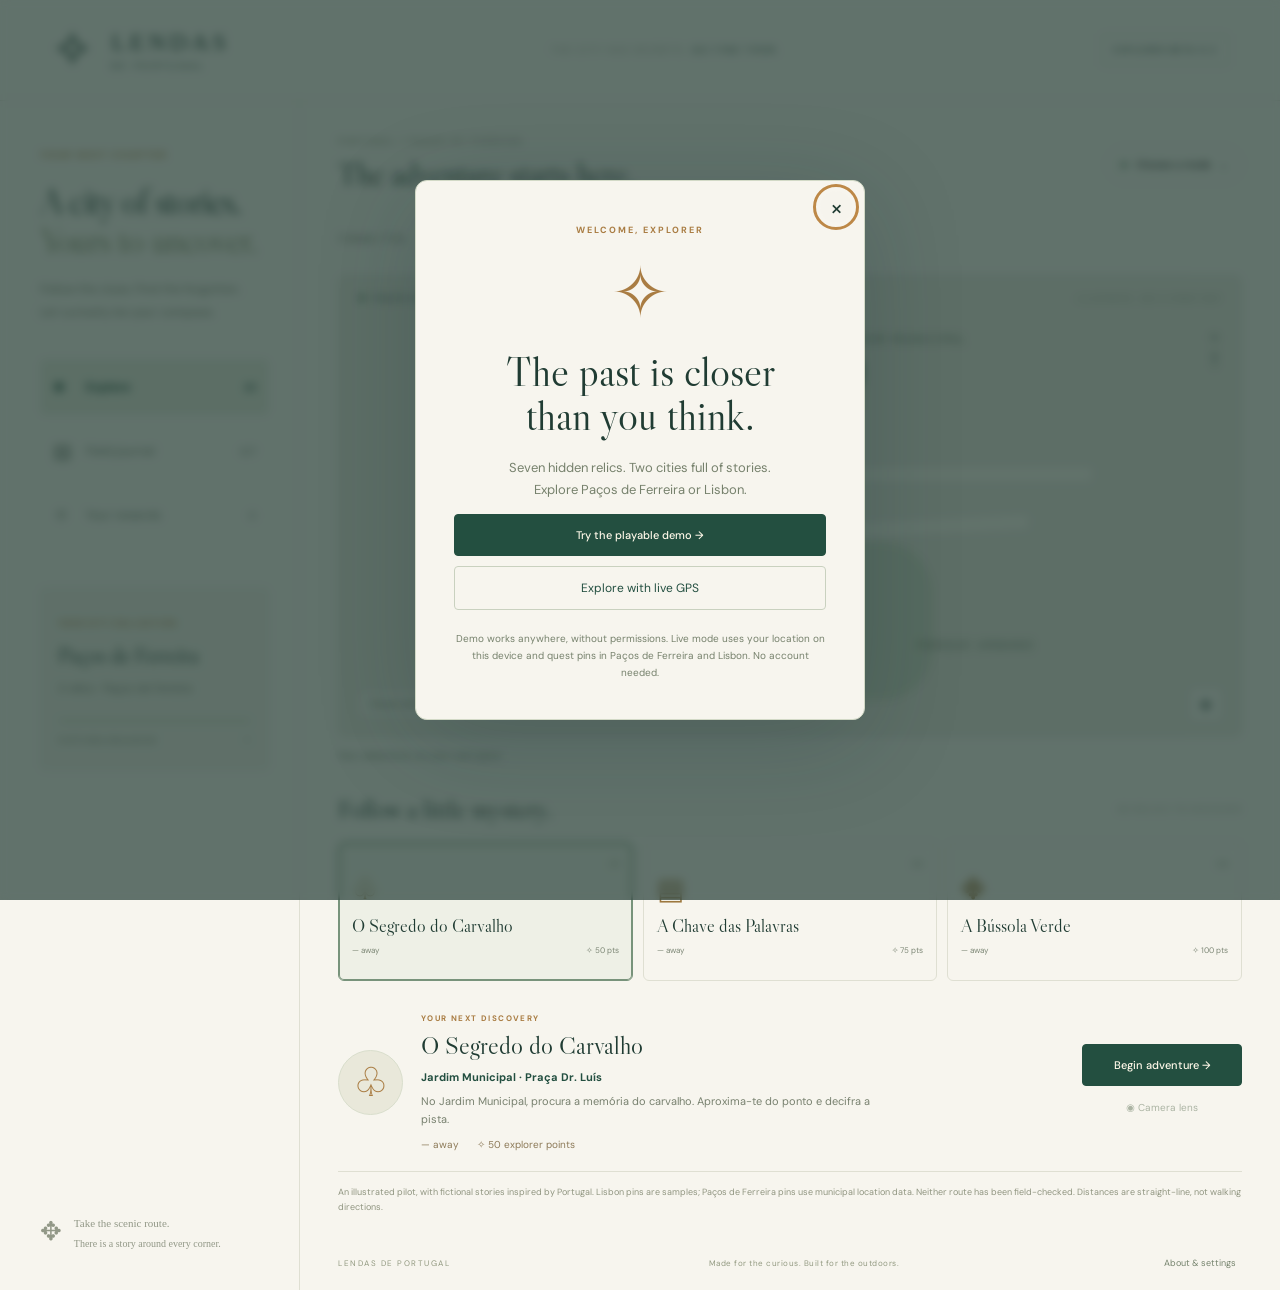
<file: index.html>
<!doctype html>
<html lang="en"><head><meta charset="utf-8"><meta name="viewport" content="width=device-width,initial-scale=1,viewport-fit=cover"><meta name="theme-color" content="#183f36"><meta name="description" content="A playable treasure hunt in Lisbon and Paços de Ferreira. Lendas de Portugal beta."><title>Lendas de Portugal · Explorer beta</title><link rel="stylesheet" href="styles.css"><script defer src="vendor/capacitor.js"></script><script defer src="quests.js"></script><script defer src="core.js"></script><script defer src="app.js"></script></head>
<body>
<header><a class="brand" href="#" aria-label="Lendas de Portugal home"><span class="brand-mark">✧</span><span>LENDAS<span class="brand-sub">DE PORTUGAL</span></span></a><div class="edition">THE CITY HAS SECRETS. <span>GO FIND THEM.</span></div><span class="beta">EXPLORER BETA 0.3</span></header>
<div class="shell">
<aside><div class="eyebrow">YOUR NEXT CHAPTER</div><h1>A city of stories.<br><em>Yours to uncover.</em></h1><p class="intro">Follow the clues. Find the forgotten.<br>Let curiosity be your compass.</p>
<nav aria-label="Game sections"><button class="nav active" data-view="explore"><span>⌖</span> Explore <small>01</small></button><button class="nav" data-view="journal"><span>▤</span> Field journal <small id="journal-count">0/7</small></button><button class="nav" data-view="rewards"><span>✧</span> Your rewards <small id="nav-points">0</small></button></nav>
<div class="expedition"><span class="eyebrow">YOUR CITY COLLECTION</span><h3 id="collection-title">Paços de Ferreira</h3><p id="collection-desc">3 relics · Paços de Ferreira</p><div class="progress-track"><div id="progress"></div></div><div class="progress-copy"><span id="progress-label">0 of 3 relics discovered</span><span>✧</span></div></div>
<div class="side-foot"><span class="tiny-compass">✥</span><p>Take the scenic route.<br><strong>There is a story around every corner.</strong></p></div></aside>
<main>
<div class="main-heading"><div><div class="eyebrow" id="region-heading">PORTUGAL / PAÇOS DE FERREIRA</div><h2 id="view-title">The adventure starts here.</h2></div><button id="mode-button" class="mode"><span class="status-dot"></span><span id="mode-label">Choose a mode</span> <span>⌄</span></button></div>
<div class="region-picker"><label for="region-select">Cidade / City</label><select id="region-select"><option value="pacos">Paços de Ferreira · 3 pontos</option><option value="lisbon">Lisboa · 4 pontos</option></select></div>
<section id="explore" class="view">
<div class="map" id="map"><div class="map-caption"><span class="live-dot"></span> <span id="map-region">PAÇOS DE FERREIRA · PILOT ROUTE</span> <span class="map-label">ILLUSTRATED · NOT A STREET MAP</span></div>
<svg id="map-svg" viewBox="0 0 1000 580" role="img" aria-label="Illustrated Lisbon quest map, north up. Use quest buttons below to select a destination.">
<defs><pattern id="grid" width="32" height="32" patternUnits="userSpaceOnUse"><path d="M32 0H0V32" fill="none" stroke="#183f36" stroke-opacity=".035"/></pattern><pattern id="water" width="28" height="16" patternUnits="userSpaceOnUse"><path d="M0 8q7-5 14 0t14 0" fill="none" stroke="#568e83" stroke-opacity=".14"/></pattern><filter id="shadow"><feDropShadow dx="0" dy="4" stdDeviation="5" flood-opacity=".13"/></filter></defs>
<rect width="1000" height="580" fill="#eae9df"/><rect width="1000" height="580" fill="url(#grid)"/>
<g id="lisbon-art"><path d="M620 580L1000 250V580Z" fill="#b9d3cc"/><path d="M620 580L1000 250V580Z" fill="url(#water)"/>
<g fill="#d7dfcc" stroke="#cdd8c2" stroke-width="2"><path d="M135 100l100-40 67 100-67 52-83-29Z"/><path d="M630 105l120-28 35 81-104 40Z"/><path d="M155 380l125-30 19 66-118 65Z"/></g>
<g fill="#dddcd1" stroke="#d0d0c3" stroke-width="1.3"><path d="M325 73l73 4-9 85-67-14Z"/><path d="M421 79l102 10-16 64-80 12Z"/><path d="M330 204l87-16 31 78-108 21Z"/><path d="M469 196l69-18 48 68-103 26Z"/><path d="M361 325l85-23 28 76-92 28Z"/><path d="M505 304l82-29 57 72-114 47Z"/><path d="M586 415l86-39 40 47-93 66Z"/><path d="M707 247l83-30 57 51-95 51Z"/><path d="M760 175l88-28 44 64-65 22Z"/><path d="M308 451l74-27 45 63-108 24Z"/></g>
<g fill="none" stroke="#faf8ee" stroke-width="16" stroke-linecap="round"><path d="M90 310Q340 111 906 128"/><path d="M234 35q78 177 87 265t173 264"/><path d="M400 20q-6 155 83 253t189 151"/><path d="M615 25q-119 188 87 346"/><path d="M160 480q222-147 426-182t326-98"/><path d="M100 383q319-135 623-175"/></g>
<g font-family="system-ui,sans-serif" font-size="12" letter-spacing="3" fill="#8b9585"><text x="147" y="255">MOURARIA</text><text x="562" y="118">CASTELO</text><text x="730" y="350">ALFAMA</text><text x="359" y="455">BAIXA</text><text x="760" y="485" transform="rotate(-35 760 485)" fill="#5a8d82">RIO TEJO</text></g>
</g><g id="pacos-art" style="display:none"><rect x="335" y="95" width="255" height="95" rx="30" fill="#d7dfcc"/><rect x="380" y="335" width="300" height="200" rx="65" fill="#d7dfcc"/><g fill="none" stroke="#faf8ee" stroke-width="16"><path d="M100 250H880M180 340L800 310M490 40L470 540"/></g><g fill="#73846b" font-family="system-ui" font-size="14" letter-spacing="2"><text x="220" y="80">BIBLIOTECA MUNICIPAL</text><text x="560" y="85">JARDIM MUNICIPAL</text><text x="660" y="470">PARQUE URBANO</text></g></g>
<path id="quest-path" fill="none" stroke="#ae814b" stroke-width="2" stroke-dasharray="5 7"/>
<g id="markers"></g><g id="player"><circle r="24" fill="#2f6d5b" opacity=".10"/><circle r="14" fill="#fff"/><circle r="9" fill="#215a49"/><path d="M0-29l-5 10h10Z" fill="#215a49"/></g>
</svg>
<div class="north">N<span>↑</span></div><div class="map-bottom"><span id="map-help">Choose demo or live GPS to begin</span><button id="center-btn" class="icon-btn" title="Locate explorer" aria-label="Locate explorer">⌖</button></div>
</div>
<div class="status-bar"><span id="gps-status" role="status" aria-live="polite">Your adventure, at your own pace.</span><button id="retry-gps" hidden>Retry GPS</button><button id="compass-button" hidden>Enable compass</button></div>
<div class="quest-heading"><h3>Follow a little mystery.</h3><span id="quest-count">03 RELICS TO DISCOVER</span></div><div id="quest-list" class="quest-list"></div>
<div id="active-quest" class="active-quest"><div class="quest-symbol" id="active-symbol">✧</div><div class="quest-detail"><div class="eyebrow" id="quest-kicker">YOUR FIRST DISCOVERY</div><h3 id="quest-name"></h3><p id="quest-place" class="quest-place"></p><p id="quest-desc"></p><div class="quest-meta"><span id="distance">— m away</span><span id="quest-reward"></span></div></div><div class="quest-actions"><button id="discover" class="primary">Find this relic →</button><button id="camera-button" class="text-btn">◉ Camera lens</button><button id="walk-button" class="text-btn" hidden>Walk toward relic →</button></div></div>
<p class="route-note">An illustrated pilot, with fictional stories inspired by Portugal. Lisbon pins are samples; Paços de Ferreira pins use municipal location data. Neither route has been field-checked. Distances are straight-line, not walking directions.</p>
</section>
<section id="journal" class="view" hidden><div class="section-intro"><span class="eyebrow">COLLECT MOMENTS, NOT THINGS</span><h2>Your story, so far.</h2><p>Every relic has a story. The ones you discover will be kept here, on this device.</p></div><div id="journal-list" class="journal-list"></div></section>
<section id="rewards" class="view" hidden><div class="reward-hero"><span class="eyebrow">A LITTLE CURIOSITY GOES A LONG WAY</span><div class="reward-star">✧</div><h2><span id="reward-total">0</span> explorer points</h2><p>Earned one discovery at a time.</p><span class="pill">BETA POINTS · NO CASH VALUE</span></div><div class="reward-info"><h3>Explore first. Rewards will follow.</h3><p>Complete a city’s relics to earn its explorer badge. Partner discounts and real-world redemption are not available in this beta.</p><div id="badge" class="badge"></div></div></section>
<footer><span>LENDAS DE PORTUGAL</span><span>Made for the curious. Built for the outdoors.</span><button id="settings-button">About & settings</button></footer>
</main></div>
<dialog id="welcome"><button class="close" aria-label="Close dialog">×</button><span class="eyebrow">WELCOME, EXPLORER</span><div class="welcome-art">✧</div><h2>The past is closer<br>than you think.</h2><p>Seven hidden relics. Two cities full of stories.<br>Explore Paços de Ferreira or Lisbon.</p><button id="start-demo" class="primary wide">Try the playable demo →</button><button id="start-live" class="secondary wide">Explore with live GPS</button><p class="fine">Demo works anywhere, without permissions. Live mode uses your location on this device and quest pins in Paços de Ferreira and Lisbon. No account needed.</p></dialog>
<dialog id="puzzle"><button class="close" aria-label="Close puzzle">×</button><span class="eyebrow">A SECRET WAITING TO BE UNLOCKED</span><div id="puzzle-icon" class="welcome-art"></div><h2 id="puzzle-title"></h2><p id="puzzle-question"></p><div id="answers"></div><p id="puzzle-feedback" role="status"></p></dialog>
<dialog id="settings"><button class="close" aria-label="Close settings">×</button><span class="eyebrow">EXPLORER NOTES</span><h2>A small beta.<br>A bigger adventure.</h2><p>Four original Lisbon quests and three new Paços de Ferreira quests, with puzzles and saved progress. Demo and live collections are kept separate.</p><p>Camera lens is a screen overlay, not world-anchored AR. Location stays on your device. There is no crypto, account system, or real reward redemption.</p><button id="change-mode" class="secondary wide">Change exploration mode</button><button id="reset-progress" class="text-btn wide">Reset this mode’s progress</button><p id="storage-status" class="fine"></p><p class="fine">When exploring, stop somewhere safe before using the camera. Only enter public, accessible spaces.</p></dialog>
<dialog id="camera"><video id="camera-video" autoplay muted playsinline></video><button class="close" aria-label="Close camera">×</button><div class="camera-caption">CAMERA LENS <span>SCREEN OVERLAY · BETA</span></div><div class="camera-relic" id="camera-relic">✧</div><div class="camera-bottom"><h2 id="camera-title"></h2><p id="camera-status" role="status"></p><button id="camera-discover" class="primary">Solve the clue →</button></div></dialog>
<div id="toast" role="status" aria-live="polite"></div>
</body></html>
</file>
<file: styles.css>
@import url('https://fonts.googleapis.com/css2?family=DM+Sans:wght@400;500;600;700&family=Libre+Caslon+Display&display=swap');
:root{--paper:#f7f5ee;--ink:#203c33;--muted:#7b8174;--line:#dfdfd2;--green:#234f40;--gold:#a97c42}*{box-sizing:border-box}body{margin:0;background:var(--paper);color:var(--ink);font:14px 'DM Sans',system-ui,sans-serif}button,a{-webkit-tap-highlight-color:transparent}button{font:inherit;cursor:pointer}button:disabled{cursor:default;opacity:.5}button:focus-visible,a:focus-visible{outline:3px solid #bd8847;outline-offset:4px}button{transition:background .2s,transform .2s}button:hover:not(:disabled){filter:brightness(.94)}[hidden]{display:none!important}header{height:101px;padding:0 4%;border-bottom:1px solid var(--line);display:flex;align-items:center;justify-content:space-between;gap:20px}.brand{text-decoration:none;color:var(--ink);display:flex;align-items:center;gap:13px;font-family:Georgia,serif;letter-spacing:4px;font-size:24px}.brand-mark{font-size:51px;font-weight:400;line-height:1}.brand-sub{display:block;font:9px 'DM Sans',sans-serif;letter-spacing:3.3px;margin-top:4px}.edition{font-size:9px;letter-spacing:2px;color:#929587}.edition span{color:var(--ink)}.beta{border:1px solid #d5dacb;padding:9px 11px;border-radius:3px;font-size:9px;letter-spacing:1.5px}.shell{max-width:1600px;margin:auto;display:grid;grid-template-columns:300px minmax(0,1fr)}aside{padding:48px 30px 25px 40px;border-right:1px solid var(--line);display:flex;flex-direction:column;min-height:calc(100vh - 101px)}.eyebrow{font-size:9px;letter-spacing:2px;font-weight:700;color:var(--gold)}h1,h2,h3,p{margin-top:0}h1{font:36px/1.09 'Libre Caslon Display',Georgia,serif;margin:21px 0 18px;letter-spacing:-.8px}h1 em{font-style:normal;color:#8a936f}p{line-height:1.7}.intro{font-size:12px;color:var(--muted);line-height:1.9;margin-bottom:35px}nav{display:grid;gap:8px}.nav{display:flex;align-items:center;gap:13px;background:transparent;border:0;text-align:left;color:#6f7b6e;padding:15px 13px;border-radius:5px;font-size:12px}.nav>span{font-size:20px;width:20px}.nav small{margin-left:auto;font-size:10px}.nav.active{background:#e6eadc;color:var(--green);font-weight:700}.expedition{margin-top:45px;padding:23px 17px;background:#efeee5;border:1px solid #e2e2d5;border-radius:5px}.expedition .eyebrow{font-size:8px;letter-spacing:1.2px}.expedition h3{font:22px/1.2 'Libre Caslon Display',Georgia,serif;margin:13px 0 10px}.expedition p{font-size:11px;color:var(--muted)}.progress-track{height:4px;background:#d8ddcc;margin:21px 0 11px;border-radius:5px;overflow:hidden}.progress-track>div{height:100%;width:0;background:var(--green);transition:width .4s}.progress-copy{display:flex;justify-content:space-between;font-size:9px;color:var(--muted)}.side-foot{margin-top:auto;padding-top:45px;color:#929887;display:flex;gap:12px}.tiny-compass{font-size:26px}.side-foot p{font:11px/1.8 Georgia,serif}.side-foot strong{font-weight:normal;font-size:10px}main{padding:35px 38px 0;min-width:0}.main-heading{display:flex;justify-content:space-between;align-items:center;gap:20px;margin-bottom:25px}.main-heading .eyebrow{color:#939780;font-size:8px}.main-heading h2{font:31px 'Libre Caslon Display',Georgia,serif;margin:9px 0 0}.mode{border:1px solid var(--line);border-radius:30px;padding:10px 13px;background:transparent;display:flex;align-items:center;gap:9px;font-size:10px;white-space:nowrap}.status-dot,.live-dot{width:6px;height:6px;background:#618265;border-radius:50%;display:inline-block}.map{position:relative;overflow:hidden;border-radius:8px;border:1px solid #d8ddce;background:#eae9df;isolation:isolate}.map svg{display:block;width:100%;height:auto;min-height:270px;max-height:460px}.map-caption{position:absolute;top:17px;left:20px;right:20px;display:flex;align-items:center;gap:8px;font-size:8px;letter-spacing:1.5px;z-index:1}.map-label{margin-left:auto;color:#83907d;font-size:7px;letter-spacing:1px}.north{position:absolute;right:20px;top:55px;font-size:10px;text-align:center;color:#5c7160}.north span{display:block;font-size:26px;font-family:serif}.map-bottom{position:absolute;bottom:15px;left:18px;right:18px;display:flex;align-items:center;justify-content:space-between}.map-bottom>span{font-size:9px;padding:7px 11px;border:1px solid #d8ddcd;background:#f7f5eedb;border-radius:4px;color:#64745f}.icon-btn{background:var(--paper);border:1px solid #d6dbcb;border-radius:5px;width:34px;height:34px;color:var(--ink);font-size:24px}.status-bar{display:flex;gap:10px;align-items:center;min-height:37px;font-size:10px;color:#6a7c67;line-height:1.4}.status-bar button{border:0;text-decoration:underline;background:none;font-size:10px;color:var(--ink)}.quest-heading{display:flex;justify-content:space-between;align-items:center;margin:19px 0 17px}.quest-heading h3{font:26px 'Libre Caslon Display',Georgia,serif;margin:0}.quest-heading>span{font-size:8px;letter-spacing:1.5px;color:#919681}.quest-list{display:grid;grid-template-columns:repeat(4,1fr);gap:10px}.quest-card{position:relative;text-align:left;border:1px solid var(--line);background:transparent;border-radius:6px;padding:17px 13px 13px;min-height:139px;color:var(--ink)}.quest-card.selected{border-color:#78937b;background:#eef0e6;box-shadow:inset 0 0 0 1px #78937b}.quest-card .number{position:absolute;right:13px;top:15px;font-size:9px;color:#8a977d}.relic-icon{font:29px Georgia,serif;color:#9d783e;display:block;margin-bottom:11px}.quest-card h4{font:18px/1.1 'Libre Caslon Display',Georgia,serif;margin:0 0 8px}.quest-card .card-bottom{font-size:8px;color:#7d8776;display:flex;justify-content:space-between;gap:3px}.active-quest{display:flex;align-items:center;gap:18px;padding:24px 0 20px;margin-top:8px;border-bottom:1px solid var(--line)}.quest-symbol{font:40px Georgia,serif;background:#e9e8da;color:var(--gold);height:65px;width:65px;flex-shrink:0;border:1px solid #d9decc;border-radius:50%;display:grid;place-items:center}.quest-detail{flex:1}.quest-detail .eyebrow{font-size:8px;letter-spacing:1.4px}.quest-detail h3{font:25px 'Libre Caslon Display',Georgia,serif;margin:7px 0}.quest-detail p{font-size:11px;color:#78816f;margin:0 0 9px;max-width:450px}.quest-meta{display:flex;gap:18px;font-size:10px;color:#8c7957}.quest-actions{display:grid;gap:8px;min-width:160px}.primary{background:var(--green);color:#fff9e9;border:1px solid var(--green);border-radius:4px;padding:13px 18px;font-size:11px;font-weight:500}.secondary{border:1px solid #c9d1bf;background:transparent;color:var(--green);padding:13px 18px;border-radius:4px;font-size:12px}.text-btn{border:0;background:none;color:#61745a;padding:7px;font-size:10px}.route-note{font-size:9px;color:#909580;margin:13px 0 20px;line-height:1.7}footer{display:flex;gap:15px;justify-content:space-between;align-items:center;padding:20px 0;color:#929980;font-size:8px;letter-spacing:.5px}footer button{border:0;background:none;color:#75836d;font-size:9px}footer>span:first-child{letter-spacing:1.5px}.section-intro{padding:40px 0 25px}.section-intro h2{font:48px 'Libre Caslon Display',Georgia,serif;margin:15px 0}.section-intro p{color:var(--muted);max-width:480px}.journal-list{display:grid;grid-template-columns:1fr 1fr;gap:16px}.journal-card{border:1px solid var(--line);border-radius:7px;padding:26px;min-height:235px}.journal-card h3{font:27px 'Libre Caslon Display',Georgia,serif;margin:12px 0}.journal-card p{font-size:12px;color:var(--muted)}.journal-card.locked{background:#eeeee4}.journal-card .text-btn{padding-left:0}.reward-hero{text-align:center;padding:55px 0 45px;background:#eeeee3;border-radius:8px;margin-top:28px}.reward-star{font:100px Georgia,serif;color:var(--gold);margin:12px}.reward-hero h2{font:42px 'Libre Caslon Display',Georgia,serif}.reward-hero p{color:var(--muted)}.pill{font-size:9px;border:1px solid #d0d8c5;padding:8px 12px;border-radius:20px;letter-spacing:1px}.reward-info{max-width:540px;margin:35px auto}.reward-info h3{font:29px 'Libre Caslon Display',Georgia,serif}.reward-info p{color:var(--muted);font-size:13px}.badge{padding:20px;border:1px solid var(--line);border-radius:6px;color:var(--muted)}.badge span{float:right;font-size:10px}.badge.earned{background:#e2ead8;color:var(--green);border-color:#9dac88}dialog{background:var(--paper);color:var(--ink);border:1px solid #d2d9c6;border-radius:12px;max-width:450px;width:calc(100% - 32px);padding:38px;max-height:90dvh;overflow:auto;box-shadow:0 20px 100px #122d3233;text-align:center}dialog::backdrop{background:#142e28a8;backdrop-filter:blur(5px)}dialog h2{font:42px/1.05 'Libre Caslon Display',Georgia,serif;margin:15px 0 20px}dialog p{font-size:13px;color:#76816c}.close{position:absolute;top:10px;right:12px;border:0;background:#f7f5eee8;color:var(--ink);border-radius:50%;width:32px;height:32px;font-size:24px;z-index:3}.welcome-art{font:70px Georgia,serif;color:var(--gold);margin-top:15px}.wide{display:block;width:100%;margin:10px 0}.fine{font-size:10px!important;margin:20px 0 0;line-height:1.7}#answers{display:grid;gap:10px;margin-top:24px}#answers button{text-align:left}.success{color:#346044!important}#puzzle-feedback{min-height:22px;margin-bottom:0}#camera{background:#142c27;color:white;width:min(500px,100%);height:min(780px,95dvh);padding:0;overflow:hidden}#camera video{position:absolute;width:100%;height:100%;inset:0;object-fit:cover}#camera:before{content:'';position:absolute;inset:0;background:linear-gradient(transparent 40%,#09231aee);z-index:1;pointer-events:none}.camera-caption{position:absolute;top:24px;left:22px;text-align:left;z-index:2;font-size:10px;letter-spacing:2px}.camera-caption span{display:block;font-size:8px;letter-spacing:1px;margin-top:7px;opacity:.65}.camera-relic{position:absolute;top:25%;left:20%;width:60%;height:32%;display:grid;place-items:center;font:120px Georgia,serif;color:#e3be6e;filter:drop-shadow(0 0 30px #e9c36688);z-index:2}.camera-bottom{position:absolute;bottom:30px;padding:20px;left:0;right:0;z-index:2}.camera-bottom h2{font-size:33px}.camera-bottom p{color:#d6dfc8;font-size:12px}.camera-bottom .primary{background:#e2bb70;color:#24362a;border-color:#e2bb70}#toast{position:fixed;bottom:24px;left:50%;transform:translate(-50%,20px);background:var(--ink);color:var(--paper);padding:14px 22px;border-radius:6px;z-index:10;opacity:0;pointer-events:none;font-size:12px;max-width:90%;transition:opacity .2s,transform .2s}#toast.show{opacity:1;transform:translate(-50%,0)}
@media(min-width:1500px){.shell{grid-template-columns:330px 1fr}aside{padding-left:50px}main{padding:40px 48px 0}.map svg{max-height:500px}}
@media(max-width:1100px){.shell{grid-template-columns:240px 1fr}aside{padding:36px 22px}main{padding:28px 24px 0}.edition{display:none}h1{font-size:31px}.quest-symbol{display:none}.quest-card{padding:14px 10px}.quest-card h4{font-size:16px}.quest-card .card-bottom{flex-direction:column}.active-quest{gap:12px}.main-heading h2{font-size:27px}}
@media(max-width:760px){header{height:77px;padding:env(safe-area-inset-top) 20px 0}.brand{font-size:19px;gap:9px}.brand-mark{font-size:39px}.brand-sub{font-size:7px}.beta{font-size:7px;padding:7px}.shell{display:block}aside{min-height:0;border-right:0;padding:0 18px}aside>h1,aside>.eyebrow,aside>.intro,.expedition,.side-foot{display:none}nav{display:flex;border-bottom:1px solid var(--line);padding:10px 0;gap:4px}.nav{flex:1;justify-content:center;padding:10px 8px;font-size:10px;gap:7px}.nav small{display:none}.nav>span{font-size:17px;width:auto}main{padding:22px 18px 0}.main-heading{gap:8px;margin-bottom:20px}.main-heading h2{font-size:26px;max-width:210px}.mode{font-size:9px;padding:9px;gap:5px}.map svg{min-height:305px;width:140%;margin-left:-20%;max-height:400px}.map-caption{left:13px;right:13px;font-size:7px;letter-spacing:1px}.map-label{font-size:6px;max-width:94px;text-align:right;line-height:1.6}.map-bottom>span{max-width:80%;line-height:1.5;font-size:8px}.quest-heading{margin-top:17px}.quest-heading h3{font-size:24px}.quest-heading>span{font-size:7px;max-width:85px;text-align:right;line-height:1.7}.quest-list{grid-template-columns:repeat(2,1fr);gap:9px}.quest-card{min-height:116px;padding:13px}.quest-card h4{font-size:21px}.quest-card .card-bottom{flex-direction:row}.relic-icon{font-size:24px;margin-bottom:8px}.active-quest{align-items:flex-start;flex-wrap:wrap;padding:20px 0}.quest-detail{min-width:100%}.quest-detail h3{font-size:29px}.quest-detail p{font-size:12px}.quest-actions{width:100%;grid-template-columns:1fr 1fr;align-items:center}.quest-actions>#walk-button{grid-column:1/-1;background:#e8ebdf;border-radius:4px}.status-bar{font-size:9px;min-height:43px}.route-note{font-size:9px}.journal-list{grid-template-columns:1fr}.section-intro{padding:25px 0 10px}.section-intro h2{font-size:38px}.reward-hero{padding:35px 15px}.reward-hero h2{font-size:32px}footer>span:nth-child(2){display:none}footer{padding-bottom:calc(20px + env(safe-area-inset-bottom))}dialog{padding:35px 26px}.map-caption .live-dot{flex-shrink:0}}
@media(prefers-reduced-motion:reduce){*{transition:none!important;scroll-behavior:auto!important}}

.region-picker{display:flex;align-items:center;gap:12px;margin:0 0 18px}.region-picker label{font-size:11px;color:var(--muted)}.region-picker select{font:12px inherit;padding:10px 12px;border:1px solid var(--line);border-radius:5px;background:var(--paper);color:var(--ink);max-width:100%}.quest-list{grid-template-columns:repeat(var(--quest-columns,4),1fr)}.quest-detail .quest-place{font-weight:700;color:var(--green);margin-bottom:5px}.city-badge{padding:12px 0}.city-badge.earned{color:var(--green)}@media(max-width:760px){.quest-list{grid-template-columns:repeat(2,1fr)}.region-picker select{min-width:0}.map-caption #map-region{max-width:55%;line-height:1.6}}
</file>
